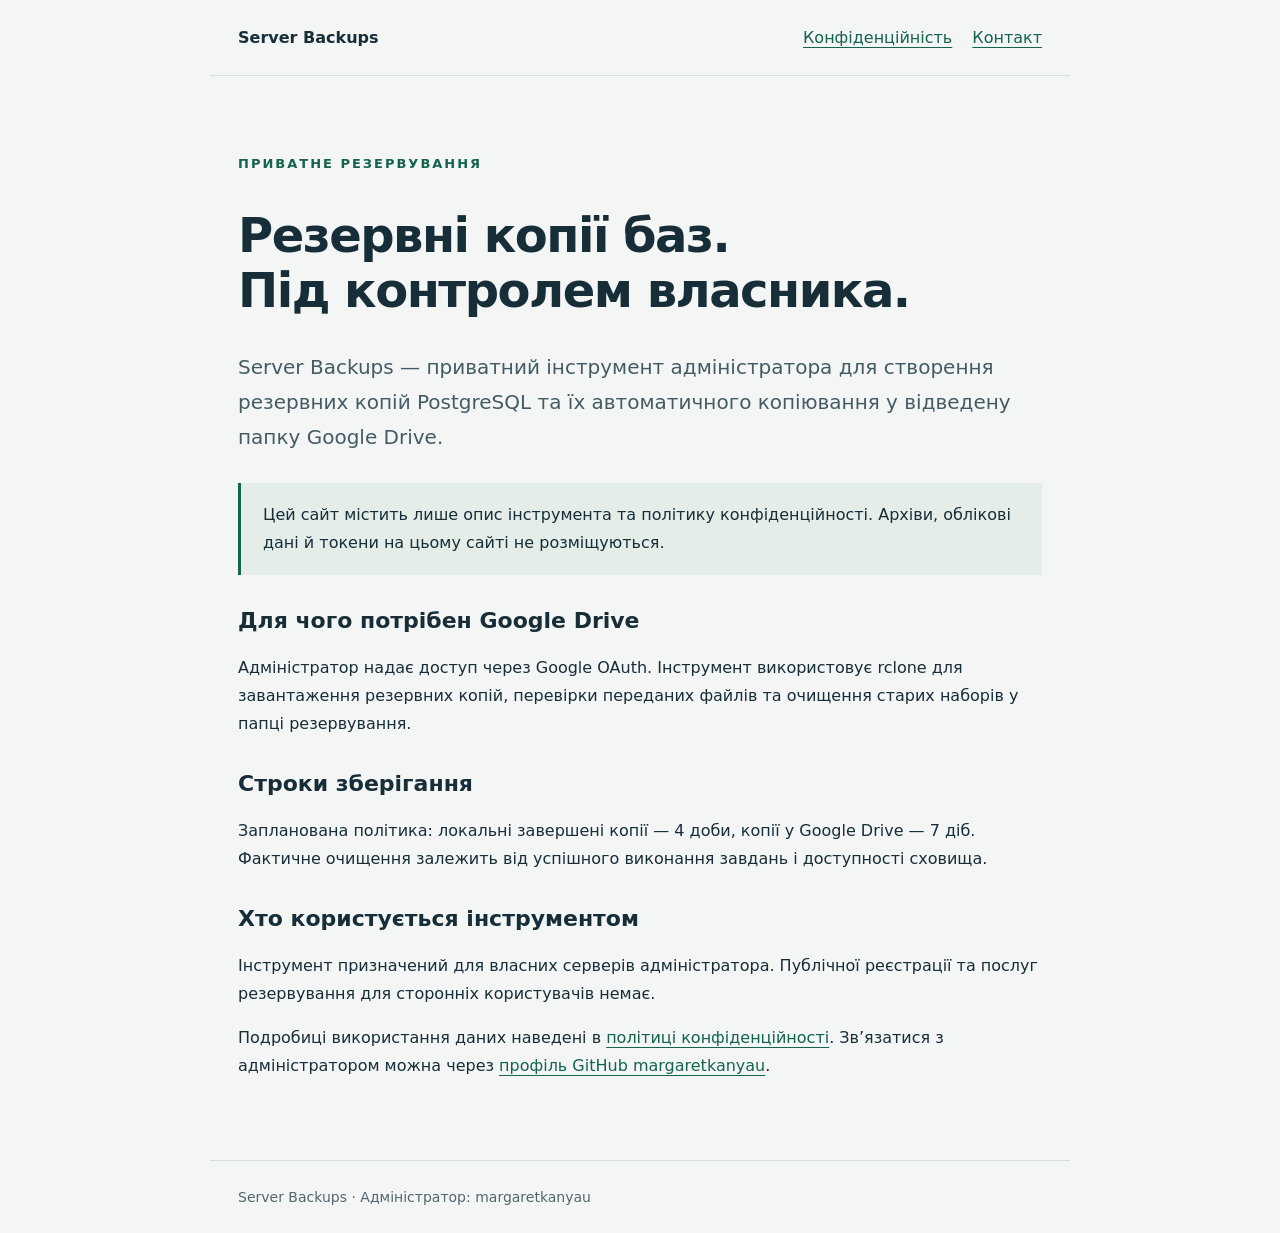
<file: index.html>
<!doctype html>
<html lang="uk">
<head><meta charset="utf-8"><meta name="viewport" content="width=device-width,initial-scale=1"><title>Server Backups — резервні копії PostgreSQL</title><meta name="description" content="Приватний інструмент резервного копіювання PostgreSQL у Google Drive."><link rel="stylesheet" href="style.css"></head>
<body>
<header><a class="brand" href="./">Server Backups</a><nav aria-label="Навігація"><a href="privacy.html">Конфіденційність</a><a href="https://github.com/margaretkanyau">Контакт</a></nav></header>
<main>
<p class="label">Приватне резервування</p>
<h1>Резервні копії баз.<br>Під контролем власника.</h1>
<p class="intro">Server Backups — приватний інструмент адміністратора для створення резервних копій PostgreSQL та їх автоматичного копіювання у відведену папку Google Drive.</p>
<div class="notice">Цей сайт містить лише опис інструмента та політику конфіденційності. Архіви, облікові дані й токени на цьому сайті не розміщуються.</div>
<h2>Для чого потрібен Google Drive</h2>
<p>Адміністратор надає доступ через Google OAuth. Інструмент використовує rclone для завантаження резервних копій, перевірки переданих файлів та очищення старих наборів у папці резервування.</p>
<h2>Строки зберігання</h2>
<p>Запланована політика: локальні завершені копії — 4 доби, копії у Google Drive — 7 діб. Фактичне очищення залежить від успішного виконання завдань і доступності сховища.</p>
<h2>Хто користується інструментом</h2>
<p>Інструмент призначений для власних серверів адміністратора. Публічної реєстрації та послуг резервування для сторонніх користувачів немає.</p>
<p>Подробиці використання даних наведені в <a href="privacy.html">політиці конфіденційності</a>. Зв’язатися з адміністратором можна через <a href="https://github.com/margaretkanyau">профіль GitHub margaretkanyau</a>.</p>
</main><footer>Server Backups · Адміністратор: margaretkanyau</footer>
</body></html>
</file>
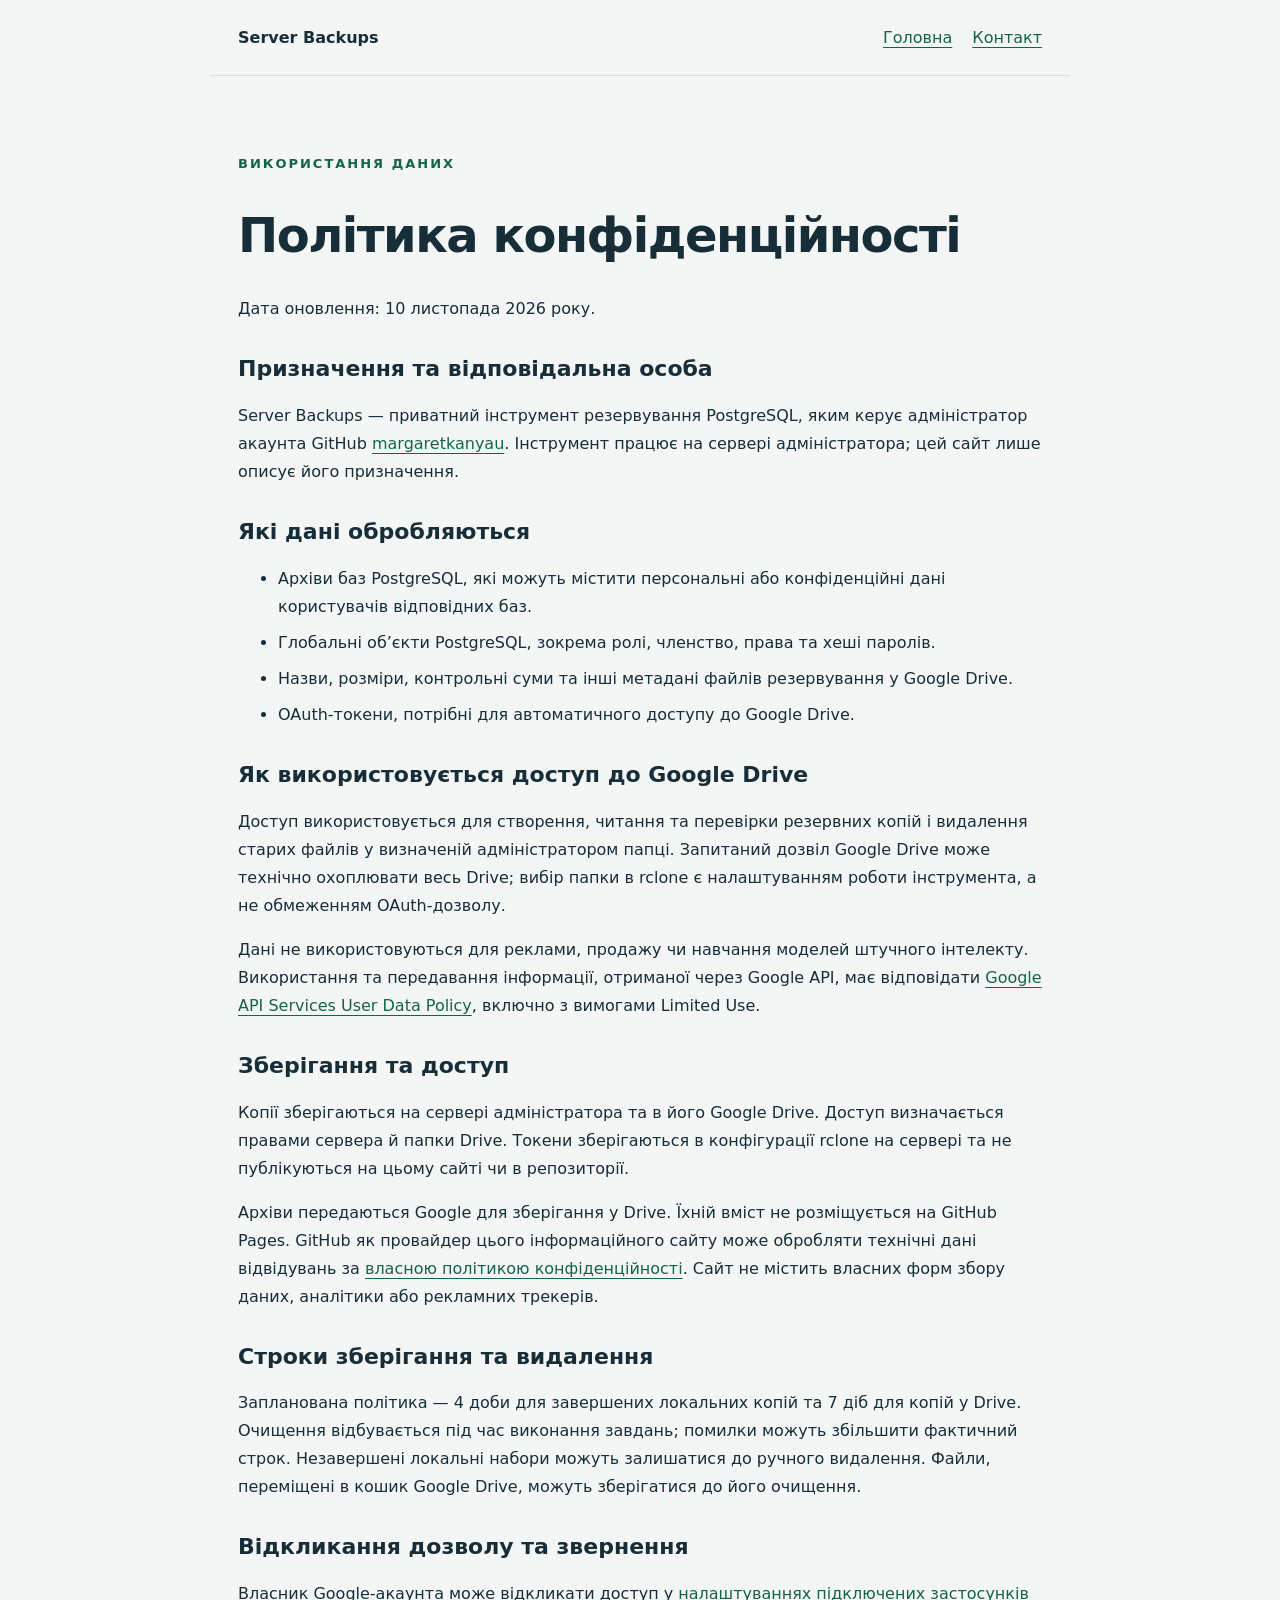
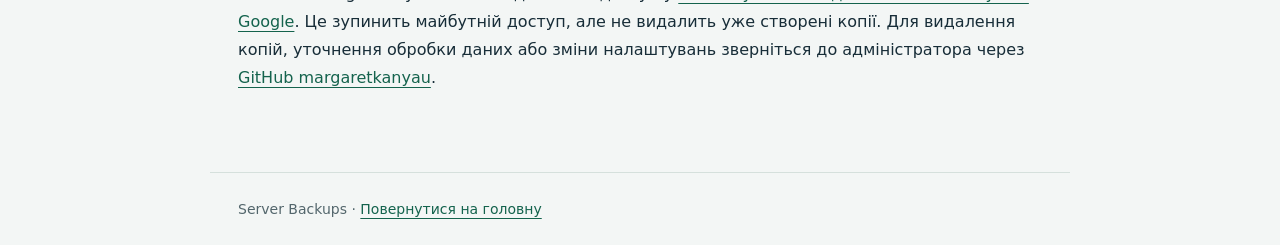
<file: privacy.html>
<!doctype html>
<html lang="uk">
<head><meta charset="utf-8"><meta name="viewport" content="width=device-width,initial-scale=1"><title>Політика конфіденційності — Server Backups</title><meta name="description" content="Використання даних Google Drive приватним інструментом Server Backups."><link rel="stylesheet" href="style.css"></head>
<body>
<header><a class="brand" href="./">Server Backups</a><nav aria-label="Навігація"><a href="./">Головна</a><a href="https://github.com/margaretkanyau">Контакт</a></nav></header>
<main><p class="label">Використання даних</p><h1>Політика конфіденційності</h1><p>Дата оновлення: 10 листопада 2026 року.</p>
<h2>Призначення та відповідальна особа</h2>
<p>Server Backups — приватний інструмент резервування PostgreSQL, яким керує адміністратор акаунта GitHub <a href="https://github.com/margaretkanyau">margaretkanyau</a>. Інструмент працює на сервері адміністратора; цей сайт лише описує його призначення.</p>
<h2>Які дані обробляються</h2>
<ul><li>Архіви баз PostgreSQL, які можуть містити персональні або конфіденційні дані користувачів відповідних баз.</li><li>Глобальні об’єкти PostgreSQL, зокрема ролі, членство, права та хеші паролів.</li><li>Назви, розміри, контрольні суми та інші метадані файлів резервування у Google Drive.</li><li>OAuth-токени, потрібні для автоматичного доступу до Google Drive.</li></ul>
<h2>Як використовується доступ до Google Drive</h2>
<p>Доступ використовується для створення, читання та перевірки резервних копій і видалення старих файлів у визначеній адміністратором папці. Запитаний дозвіл Google Drive може технічно охоплювати весь Drive; вибір папки в rclone є налаштуванням роботи інструмента, а не обмеженням OAuth-дозволу.</p>
<p>Дані не використовуються для реклами, продажу чи навчання моделей штучного інтелекту. Використання та передавання інформації, отриманої через Google API, має відповідати <a href="https://developers.google.com/terms/api-services-user-data-policy">Google API Services User Data Policy</a>, включно з вимогами Limited Use.</p>
<h2>Зберігання та доступ</h2>
<p>Копії зберігаються на сервері адміністратора та в його Google Drive. Доступ визначається правами сервера й папки Drive. Токени зберігаються в конфігурації rclone на сервері та не публікуються на цьому сайті чи в репозиторії.</p>
<p>Архіви передаються Google для зберігання у Drive. Їхній вміст не розміщується на GitHub Pages. GitHub як провайдер цього інформаційного сайту може обробляти технічні дані відвідувань за <a href="https://docs.github.com/en/site-policy/privacy-policies/github-general-privacy-statement">власною політикою конфіденційності</a>. Сайт не містить власних форм збору даних, аналітики або рекламних трекерів.</p>
<h2>Строки зберігання та видалення</h2>
<p>Запланована політика — 4 доби для завершених локальних копій та 7 діб для копій у Drive. Очищення відбувається під час виконання завдань; помилки можуть збільшити фактичний строк. Незавершені локальні набори можуть залишатися до ручного видалення. Файли, переміщені в кошик Google Drive, можуть зберігатися до його очищення.</p>
<h2>Відкликання дозволу та звернення</h2>
<p>Власник Google-акаунта може відкликати доступ у <a href="https://myaccount.google.com/connections">налаштуваннях підключених застосунків Google</a>. Це зупинить майбутній доступ, але не видалить уже створені копії. Для видалення копій, уточнення обробки даних або зміни налаштувань зверніться до адміністратора через <a href="https://github.com/margaretkanyau">GitHub margaretkanyau</a>.</p>
</main><footer>Server Backups · <a href="./">Повернутися на головну</a></footer>
</body></html>
</file>
<file: style.css>
:root{color-scheme:light;font-family:system-ui,-apple-system,BlinkMacSystemFont,"Segoe UI",sans-serif;color:#172d38;background:#f3f6f5}*{box-sizing:border-box}body{margin:0}header,main,footer{max-width:860px;margin:auto;padding:28px}header{display:flex;justify-content:space-between;align-items:center;border-bottom:1px solid #d5e0dc}a{color:#14634d;text-underline-offset:4px}nav{display:flex;gap:20px}.brand{font-weight:750;text-decoration:none;color:#172d38}main{padding-top:64px;padding-bottom:64px;line-height:1.75}h1{font-size:clamp(32px,6vw,48px);line-height:1.15;letter-spacing:-1.5px}h2{font-size:22px;margin-top:32px;line-height:1.3}.label{color:#14634d;font-size:13px;font-weight:700;letter-spacing:2px;text-transform:uppercase}.intro{font-size:20px;color:#455b64}.notice{background:#e4ede8;border-left:3px solid #14634d;padding:18px 22px;margin:28px 0}footer{border-top:1px solid #d5e0dc;color:#53666c;font-size:14px}li{margin:8px 0}a:focus-visible{outline:3px solid #14634d;outline-offset:4px}@media(max-width:520px){header{align-items:flex-start;gap:16px;flex-direction:column}main{padding-top:36px}}
</file>
